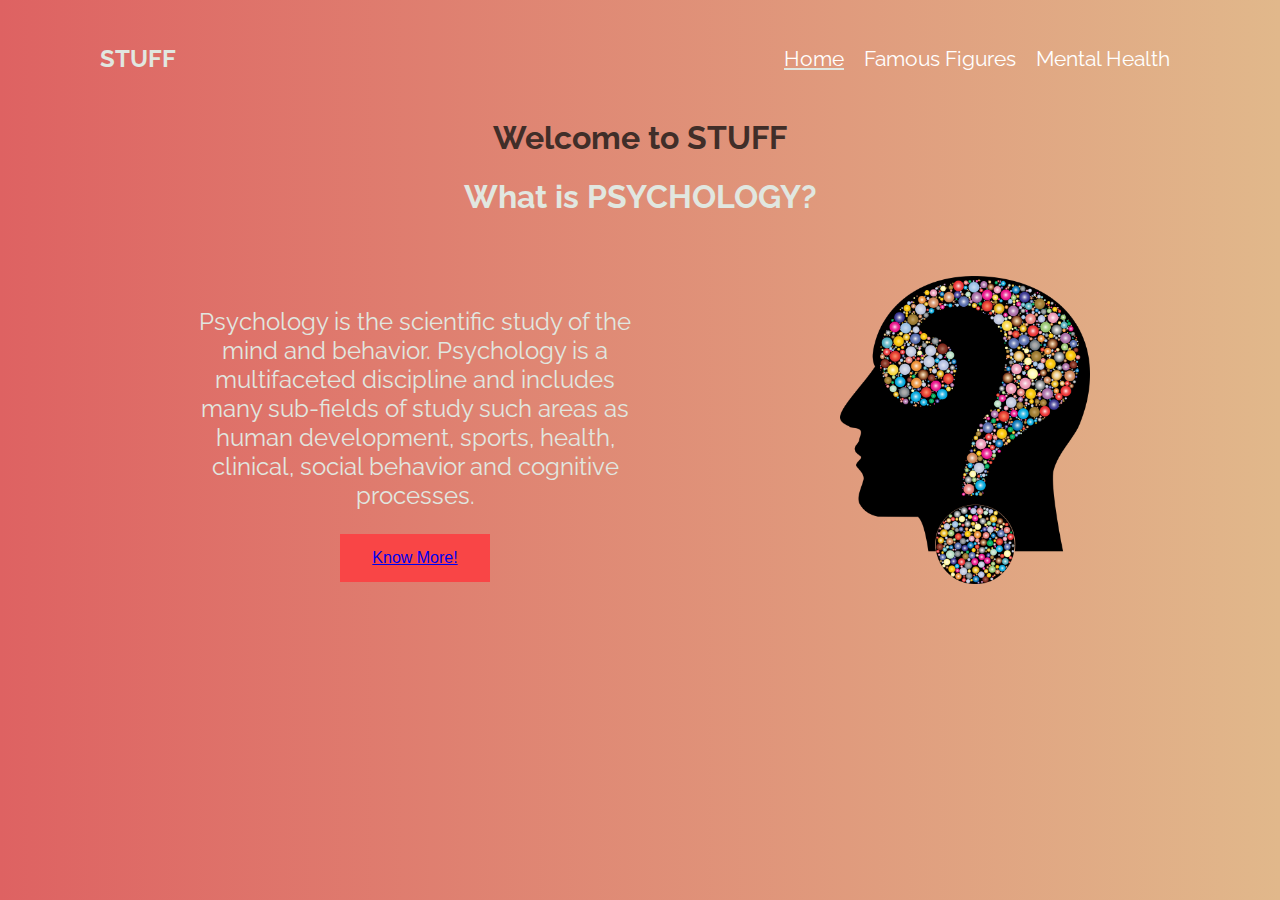
<file: index.html>
<!DOCTYPE html>
<html>
    <head>
        <title>Psychology</title>
        <link rel="stylesheet" type="text/css" href="style/style.css">
        <link href="https://fonts.googleapis.com/css?family=Raleway&display=swap" rel="stylesheet">
    </head>
    <body>
        <header class="flex">
            <h3>STUFF</h3>
            <ul class="navbar flex">
                <li class="navbar-item active-tab"><a href="index.html">Home</a></li>
                <li class="navbar-item"><a href="famous.html">Famous Figures</a></li>
                <li class="navbar-item"><a href="mental.html">Mental Health</a></li>
            </ul>
            </h2>
        </header>
        <div class="main-container">
            <h1 class="title gray-title">Welcome to STUFF</h1>
            <h1 class="title">What is PSYCHOLOGY?</h1>
            <div class="container flex">
                <div id="main-page-left">
                    <p>
                        Psychology is the scientific study of the mind and behavior. Psychology is a multifaceted discipline and includes many sub-fields of study such areas as human development, sports, health, clinical, social behavior and cognitive processes.
                    </p>
                    <button><a href="https://www.simplypsychology.org/whatispsychology.html" target="_blank">Know More!</a></button>
                </div>
                <div id="main-page-right">
                    <img src="images/human.png" id="main-page-image">
                </div>

            </div>
        </div>
    </body>
</html>
</file>
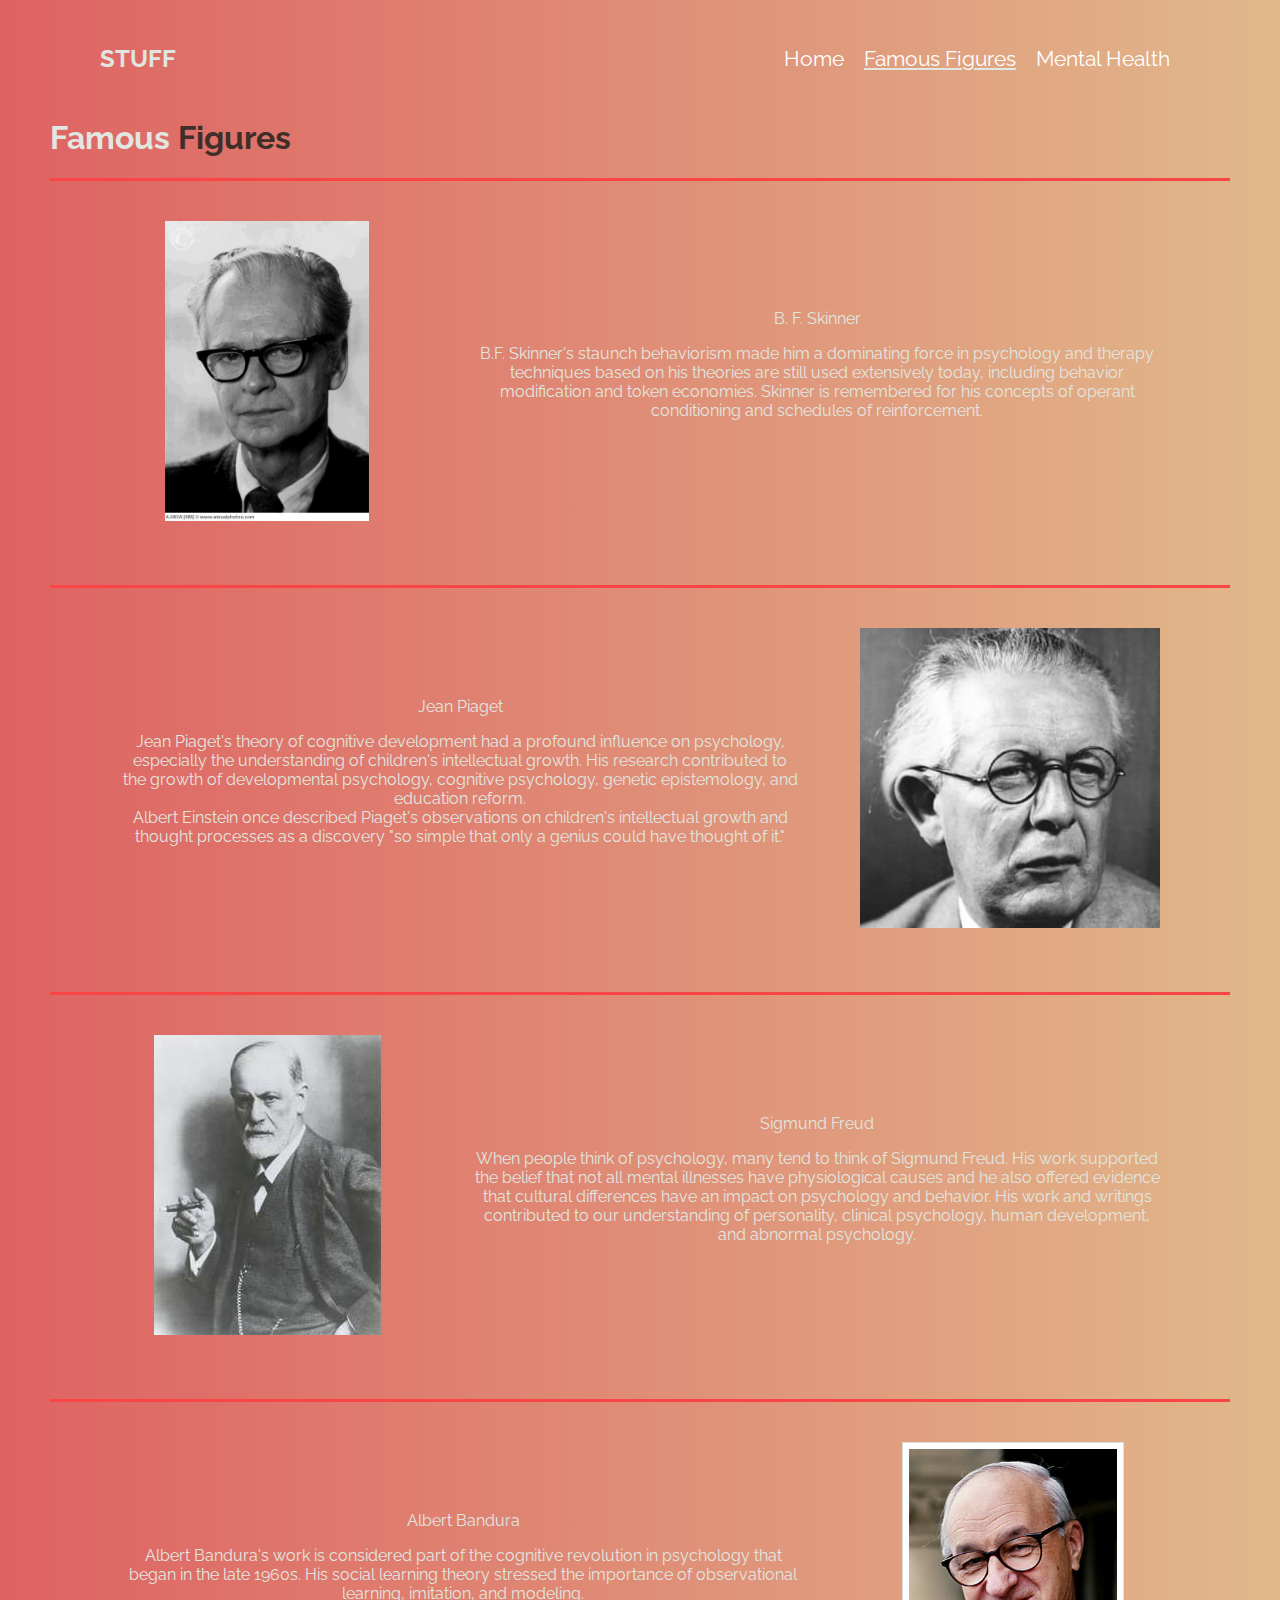
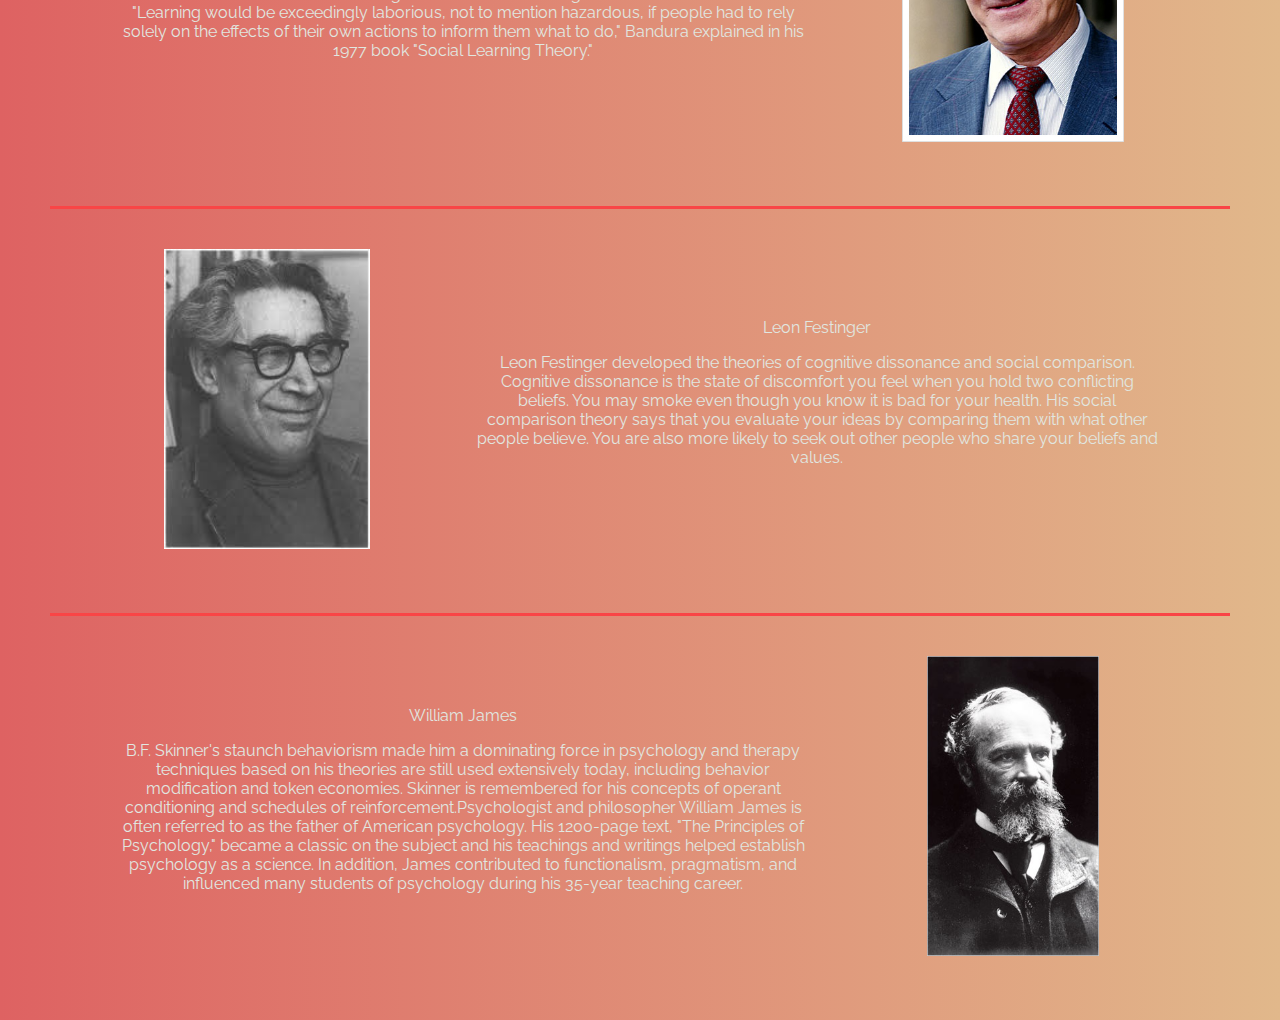
<file: famous.html>
<!DOCTYPE html>
<html>
    <head>
        <title>Psychology</title>
        <link rel="stylesheet" type="text/css" href="style/style.css">
        <link href="https://fonts.googleapis.com/css?family=Raleway&display=swap" rel="stylesheet">
    </head>
    <body>
        <header class="flex">
            <h3>STUFF</h3>
            <ul class="navbar flex">
                <li class="navbar-item"><a href="index.html">Home</a></li>
                <li class="navbar-item active-tab"><a href="famous.html">Famous Figures</a></li>
                <li class="navbar-item"><a href="mental.html">Mental Health</a></li>
            </ul>
            </h2>
        </header>

        <h1>Famous <span class="gray-title">Figures</span></h1>
        <div class="main-container">
            <!--B. F. Skinner-->
            <div class="container flex border">
                <div class="left flexbox-3">
                    <img class="people-image" src="images/skinner.jpg">
                </div>
                <div class="right flexbox-7">
                    <div class="people-name">B. F. Skinner</div>
                    <p class="description">B.F. Skinner's staunch behaviorism made him a dominating force in psychology and therapy techniques based on his theories are still used extensively today, including behavior modification and token economies. Skinner is remembered for his concepts of operant conditioning and schedules of reinforcement.</p>
                </div>
            </div>
            <!--Jean Piaget-->
            <div class="container flex border">
                <div class="right flexbox-3">
                    <img class="people-image" src="images/jean.jpg">
                </div>
                <div class="left flexbox-7">
                    <div class="people-name">Jean Piaget</div>
                    <p class="description">
                        Jean Piaget's theory of cognitive development had a profound influence on psychology, especially the understanding of children's intellectual growth. His research contributed to the growth of developmental psychology, cognitive psychology, genetic epistemology, and education reform.
                        <br>
                        Albert Einstein once described Piaget's observations on children's intellectual growth and thought processes as a discovery "so simple that only a genius could have thought of it."
                    </p>
                </div>
            </div>
            <!--Sigmund Freud-->
            <div class="container flex border">
                <div class="left flexbox-3">
                    <img class="people-image" src="images/sigmund.jpg">
                </div>
                <div class="right flexbox-7">
                    <div class="people-name">Sigmund Freud</div>
                    <p class="description">When people think of psychology, many tend to think of Sigmund Freud. His work supported the belief that not all mental illnesses have physiological causes and he also offered evidence that cultural differences have an impact on psychology and behavior. His work and writings contributed to our understanding of personality, clinical psychology, human development, and abnormal psychology.</p>
                </div>
            </div>
            <!--Albert Bandura-->
            <div class="container flex border">
                <div class="right flexbox-3">
                    <img class="people-image" src="images/albert.jpg">
                </div>
                <div class="left flexbox-7">
                    <div class="people-name">Albert Bandura</div>
                    <p class="description">
                        Albert Bandura's work is considered part of the cognitive revolution in psychology that began in the late 1960s. His social learning theory stressed the importance of observational learning, imitation, and modeling.
                        <br>
                        "Learning would be exceedingly laborious, not to mention hazardous, if people had to rely solely on the effects of their own actions to inform them what to do," Bandura explained in his 1977 book ​"Social Learning Theory."
                    </p>
                </div>
            </div>
            <!--Leon Festinger-->
            <div class="container flex border">
                <div class="left flexbox-3">
                    <img class="people-image" src="images/leon.jpg">
                </div>
                <div class="right flexbox-7">
                    <div class="people-name">Leon Festinger</div>
                    <p class="description">Leon Festinger developed the theories of cognitive dissonance and social comparison. Cognitive dissonance is the state of discomfort you feel when you hold two conflicting beliefs. You may smoke even though you know it is bad for your health. His social comparison theory says that you evaluate your ideas by comparing them with what other people believe. You are also more likely to seek out other people who share your beliefs and values.</p>
                </div>
            </div>
            <!--William James-->
            <div class="container flex border">
                <div class="right flexbox-3">
                    <img class="people-image" src="images/william.jpg">
                </div>
                <div class="left flexbox-7">
                    <div class="people-name">William James</div>
                    <p class="description">B.F. Skinner's staunch behaviorism made him a dominating force in psychology and therapy techniques based on his theories are still used extensively today, including behavior modification and token economies. Skinner is remembered for his concepts of operant conditioning and schedules of reinforcement.Psychologist and philosopher William James is often referred to as the father of American psychology. His 1200-page text, "The Principles of Psychology," became a classic on the subject and his teachings and writings helped establish psychology as a science. In addition, James contributed to functionalism, pragmatism, and influenced many students of psychology during his 35-year teaching career.</p>
                </div>
            </div>
        </div>
    </body>
</html>
</file>
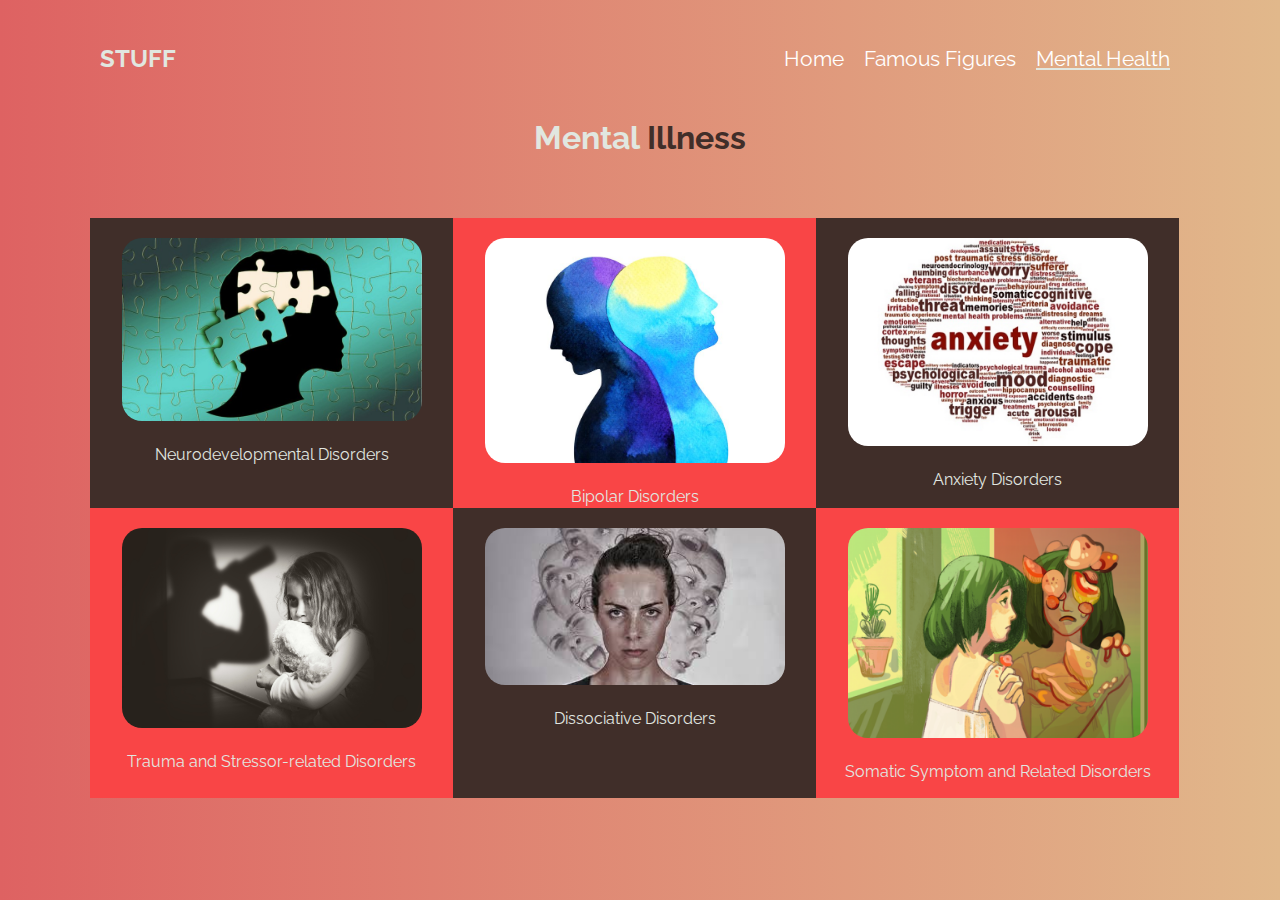
<file: mental.html>
<!DOCTYPE html>
<html>
    <head>
        <title>Psychology</title>
        <link rel="stylesheet" type="text/css" href="style/style.css">
        <link href="https://fonts.googleapis.com/css?family=Raleway&display=swap" rel="stylesheet">
        <script src="script/script.js"></script>
    </head>
    <body>
        <header class="flex">
            <h3>STUFF</h3>
            <ul class="navbar flex">
                <li class="navbar-item"><a href="index.html">Home</a></li>
                <li class="navbar-item"><a href="famous.html">Famous Figures</a></li>
                <li class="navbar-item active-tab"><a href="mental.html">Mental Health</a></li>
            </ul>
            </h2>
        </header>
        <div class="main-container">
            <h1 class="title">Mental <span class="gray-title">Illness</span></h1>
            
            <div class="container flex">
                
                <div class="container-block" onclick="showModal(this)"> 
                    <img src="images/neurodevelopmental.jpg" alt="Neurodevelopmental disorders are a group of disorders in which the development of the central nervous system is disturbed. This can include developmental brain dysfunction, which can manifest as neuropsychiatric problems or impaired motor function, learning, language or non-verbal communication.">
                    <div class="diorder-name">Neurodevelopmental Disorders</div>
                    <a href="https://www.nature.com/subjects/neurodevelopmental-disorders"></a>
                </div>

                <div class="container-block" onclick="showModal(this)">
                    <img src="images/bipolar.jpg" alt="Bipolar disorder is a mental illness that causes dramatic shifts in a person’s mood, energy and ability to think clearly. People with bipolar experience high and low moods—known as mania and depression—which differ from the typical ups-and-downs most people experience.">
                    <div class="diorder-name">Bipolar Disorders</div>
                    <a href="https://www.nami.org/learn-more/mental-health-conditions/bipolar-disorder"></a>
                </div>

                <div class="container-block" onclick="showModal(this)">
                    <img src="images/anxiety.jpg" alt="Everyone feels anxious now and then. It’s a normal emotion. For example, you may feel nervous when faced with a problem at work, before taking a test, or before making an important decision. Anxiety disorders are different, though. They are a group of mental illnesses, and the distress they cause can keep you from carrying on with your life normally. For people who have one, worry and fear are constant and overwhelming, and can be disabling. But with treatment, many people can manage those feelings and get back to a fulfilling life.">
                    <div class="diorder-name">Anxiety Disorders</div>
                    <a href="https://www.webmd.com/anxiety-panic/guide/anxiety-disorders#1"></a>
                </div>

                <div class="container-block" onclick="showModal(this)">
                    <img src="images/trauma.jpg" alt="Trauma- and stressor-related disorders involve exposure to a traumatic or stressful event. Two of the trauma-related disorders are acute stress disorder (ASD) and posttraumatic stress disorder (PTSD). ASD and PTSD are similar except that ASD typically begins immediately after the trauma and lasts from 3 days to 1 mo, whereas PTSD lasts for more than 1 mo, either as a continuation of ASD or as a separate occurrence that begins up to 6 mo after the trauma. Previously, trauma- and stressor-related disorders were considered anxiety disorders. However, they are now considered distinct because many patients do not have anxiety but instead have symptoms of anhedonia or dysphoria, anger, aggression, or dissociation.">
                    <div class="diorder-name">Trauma and Stressor-related Disorders</div>
                    <a href="https://www.msdmanuals.com/professional/psychiatric-disorders/anxiety-and-stressor-related-disorders/overview-of-trauma-and-stressor-related-disorders"></a>
                </div>

                <div class="container-block" onclick="showModal(this)">
                    <img src="images/dissociative.jpeg" alt="Dissociative disorders are mental disorders that involve experiencing a disconnection and lack of continuity between thoughts, memories, surroundings, actions and identity. People with dissociative disorders escape reality in ways that are involuntary and unhealthy and cause problems with functioning in everyday life.">
                    <div class="diorder-name">Dissociative Disorders</div>
                    <a href="https://www.mayoclinic.org/diseases-conditions/dissociative-disorders/symptoms-causes/syc-20355215"></a>
                </div>

                <div class="container-block" onclick="showModal(this)">
                    <img src="images/somatic.png" alt="Somatic symptom and related disorders is the name for a group of conditions in which the physical pain and symptoms a person feels are related to psychological factors. These symptoms can’t be traced to a specific physical cause. In people who have a somatic symptom and related disorders, medical test results are either normal or don’t explain the person’s symptoms. People who have this disorder may have several medical evaluations and tests to be sure that they don’t have another illness. They often become very worried about their health because they don’t know what’s causing their health problems. Their symptoms are similar to the symptoms of other illnesses and may last for several years. People who have a somatoform disorder are not faking their symptoms. The pain that they feel is real.">
                    <div class="diorder-name">Somatic Symptom and Related Disorders</div>
                    <a href="https://familydoctor.org/condition/somatic-symptom-and-related-disorders/"></a>
                </div>

            </div>
        </div>
        <div id="modal">
            <span id="close" onclick="closeModal()">&times;</span>
            <img id="modal-image">
            <div id="modal-content">
                <div id="modal-title"></div>
                <div id="modal-description"></div>
                <a id="modal-link" href="#" target="_blank">Know More</a>
            </div>
        </div>
    </body>
</html>
</file>
<file: style/style.css>
body {
    background-image: linear-gradient(to right, rgb(222,98,98),rgb(225,184,139));
    color: rgb(225, 231, 224);
    margin: 20px 50px;
    font-family: 'Raleway', sans-serif;
}

.flex {
    display: flex;
    align-items: center;
}

header {
    font-size: 1.3rem;
    margin: 0 50px;
}

.navbar {
    flex: 1;
    justify-content: flex-end;
    list-style-type: none;
}

.navbar-item {
    padding: 0 10px;
}

.navbar-item a {
    text-decoration: none;
    color: white;
}

.active-tab{
    text-decoration: underline;
}


.main-container {
    text-align: center;
}

.container {
    margin: 20px 0;
    padding: 40px;
    flex-wrap: wrap;
}

.gray-title {
    color: rgb(64, 46, 41);
}

#main-page-left {
    flex: 1;
    margin: 0 100px;
}

#main-page-left p{
    font-size: 1.5rem;
}

#main-page-right {
    flex: 1;
    text-align: center;
}

#main-page-image {
    width: 250px;
}

button {
    background-color: rgb(249, 69, 70);
    border: none;
    color: white;
    padding: 15px 32px;
    text-align: center;
    text-decoration: none;
    display: inline-block;
    font-size: 16px;

}

.people-image {
    height: 300px;
}

.border {
    border-top: 3px solid rgb(249, 69, 70);
}

.flexbox-3 {
    flex: 3;
    padding: 0 30px;
}

.flexbox-7 {
    flex: 7;
    padding: 0 30px;
}

.left{
    order: 1;
}

.right {
    order: 2;
}

.container-block {
    width: 33%;
    height: 250px;
    padding: 20px 0;
}

.container-block:nth-child(odd) {
    background-color: rgb(64, 46, 41);
}

.container-block:nth-child(even) {
    background-color: rgb(249, 69, 70);
}

.container-block img{
    width: 300px;
    margin: 0 0 20px 0;
    border-radius: 20px;
}

#modal {
    display: none;
    position: fixed;
    z-index: 1;
    padding-top: 100px;
    left: 0;
    top: 0;
    width: 100%;
    height: 100%;
    overflow: auto;
    background-color: rgb(0,0,0);
    background-color: rgb(0,0,0,0.9);
    text-align: center;
}

#modal-image {
    width: 60%;
}

#modal-image, #modal-title, #modal-description, #modal-link{
    -webkit-animation-name: zoom;
    -webkit-animation-duration: 0.6s;
    animation-name: zoom;
    animation-duration: 0.6s;
    margin: 30px 300px;
}

#modal-content {
    height: 500px;
}

#modal-title, #modal-link {
    color: rgb(225, 231, 224);
    font-size: 1.3rem;
    font-weight: bold;
}

@-webkit-keyframes zoom{
    from {-webkit-transform:scale(0)}
    to {-webkit-transform:scale(1)}
}

@keyframes zoom{
    from {transform:scale(0)}
    to {transform:scale(1)}
}

#close {
    position: absolute;
    top: 15px;
    right: 35px;
    color: #f1f1f1;
    font-size: 40px;
    font-weight: bold;
    transition: 0.3s;
}

#close:hover, #close:focus {
    color: #bbb;
    text-decoration: none;
    cursor: pointer;
}
</file>
